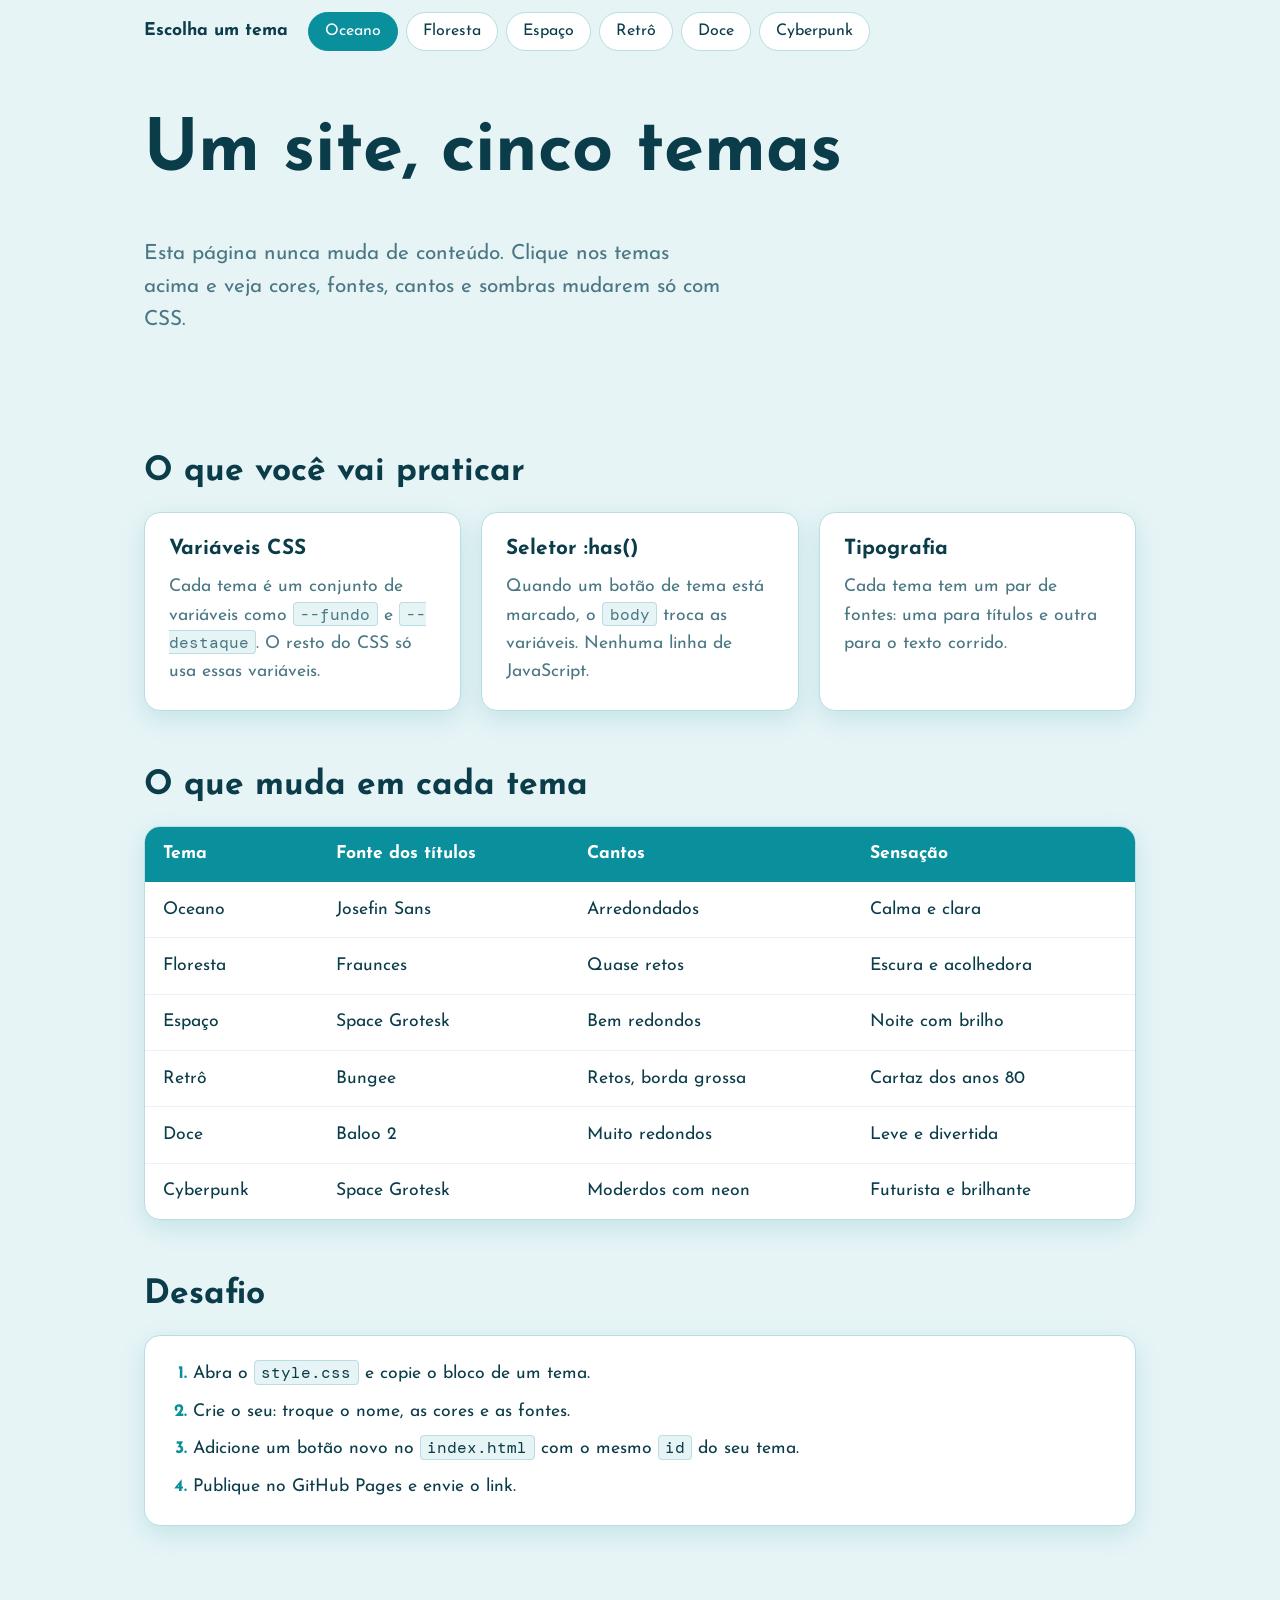
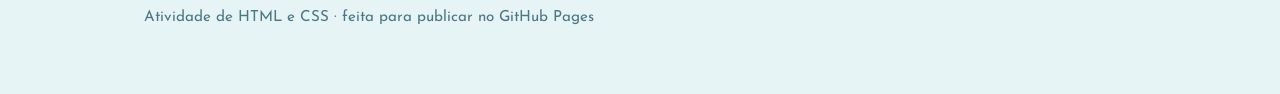
<file: index.html>
<!DOCTYPE html>
<html lang="pt-BR">
<head>
  <meta charset="UTF-8">
  <meta name="viewport" content="width=device-width, initial-scale=1">
  <title>Um site, cinco temas</title>
  <meta name="description" content="Atividade de HTML e CSS: a mesma página com cinco temas diferentes, trocados só com CSS.">
  <link rel="preconnect" href="https://fonts.googleapis.com">
  <link rel="preconnect" href="https://fonts.gstatic.com" crossorigin>
  <link href="https://fonts.googleapis.com/css2?family=Josefin+Sans:wght@400;700&family=Fraunces:opsz,wght@9..144,400;9..144,800&family=Space+Grotesk:wght@400;700&family=Bungee&family=DM+Mono:wght@400;500&family=Baloo+2:wght@400;700;800&display=swap" rel="stylesheet">
  <link rel="stylesheet" href="algumacoisa.css">
</head>
<body>

  <!-- Os botões de rádio ficam no topo do body para o CSS enxergar qual está marcado -->
  <header class="topo">
    <fieldset class="seletor">
      <legend>Escolha um tema</legend>
      <input type="radio" name="tema" id="t-oceano" checked>
      <label for="t-oceano">Oceano</label>
      <input type="radio" name="tema" id="t-floresta">
      <label for="t-floresta">Floresta</label>
      <input type="radio" name="tema" id="t-espaco">
      <label for="t-espaco">Espaço</label>
      <input type="radio" name="tema" id="t-retro">
      <label for="t-retro">Retrô</label>
      <input type="radio" name="tema" id="t-doce">
      <label for="t-doce">Doce</label>
      <!-- Novo Tema Cyberpunk adicionado aqui -->
      <input type="radio" name="tema" id="t-cyberpunk">
      <label for="t-cyberpunk">Cyberpunk</label>
    </fieldset>
  </header>

  <main>
    <section class="hero">
      <h1>Um site, cinco temas</h1>
      <p class="lead">Esta página nunca muda de conteúdo. Clique nos temas acima e veja cores, fontes, cantos e sombras mudarem só com CSS.</p>
    </section>

    <section class="cartoes" aria-labelledby="titulo-cartoes">
      <h2 id="titulo-cartoes">O que você vai praticar</h2>
      <article class="cartao">
        <h3>Variáveis CSS</h3>
        <p>Cada tema é um conjunto de variáveis como <code>--fundo</code> e <code>--destaque</code>. O resto do CSS só usa essas variáveis.</p>
      </article>
      <article class="cartao">
        <h3>Seletor :has()</h3>
        <p>Quando um botão de tema está marcado, o <code>body</code> troca as variáveis. Nenhuma linha de JavaScript.</p>
      </article>
      <article class="cartao">
        <h3>Tipografia</h3>
        <p>Cada tema tem um par de fontes: uma para títulos e outra para o texto corrido.</p>
      </article>
    </section>

    <section class="tabela-area" aria-labelledby="titulo-tabela">
      <h2 id="titulo-tabela">O que muda em cada tema</h2>
      <div class="rolagem">
        <table>
          <thead>
            <tr><th>Tema</th><th>Fonte dos títulos</th><th>Cantos</th><th>Sensação</th></tr>
          </thead>
          <tbody>
            <tr><td>Oceano</td><td>Josefin Sans</td><td>Arredondados</td><td>Calma e clara</td></tr>
            <tr><td>Floresta</td><td>Fraunces</td><td>Quase retos</td><td>Escura e acolhedora</td></tr>
            <tr><td>Espaço</td><td>Space Grotesk</td><td>Bem redondos</td><td>Noite com brilho</td></tr>
            <tr><td>Retrô</td><td>Bungee</td><td>Retos, borda grossa</td><td>Cartaz dos anos 80</td></tr>
            <tr><td>Doce</td><td>Baloo 2</td><td>Muito redondos</td><td>Leve e divertida</td></tr>
            <!-- Linha do Cyberpunk adicionada na tabela -->
            <tr><td>Cyberpunk</td><td>Space Grotesk</td><td>Moderdos com neon</td><td>Futurista e brilhante</td></tr>
          </tbody>
        </table>
      </div>
    </section>

    <section class="desafio" aria-labelledby="titulo-desafio">
      <h2 id="titulo-desafio">Desafio</h2>
      <ol>
        <li>Abra o <code>style.css</code> e copie o bloco de um tema.</li>
        <li>Crie o seu: troque o nome, as cores e as fontes.</li>
        <li>Adicione um botão novo no <code>index.html</code> com o mesmo <code>id</code> do seu tema.</li>
        <li>Publique no GitHub Pages e envie o link.</li>
      </ol>
    </section>
  </main>

  <footer class="rodape">
    <p>Atividade de HTML e CSS · feita para publicar no GitHub Pages</p>
  </footer>

</body>
</html>
</file>
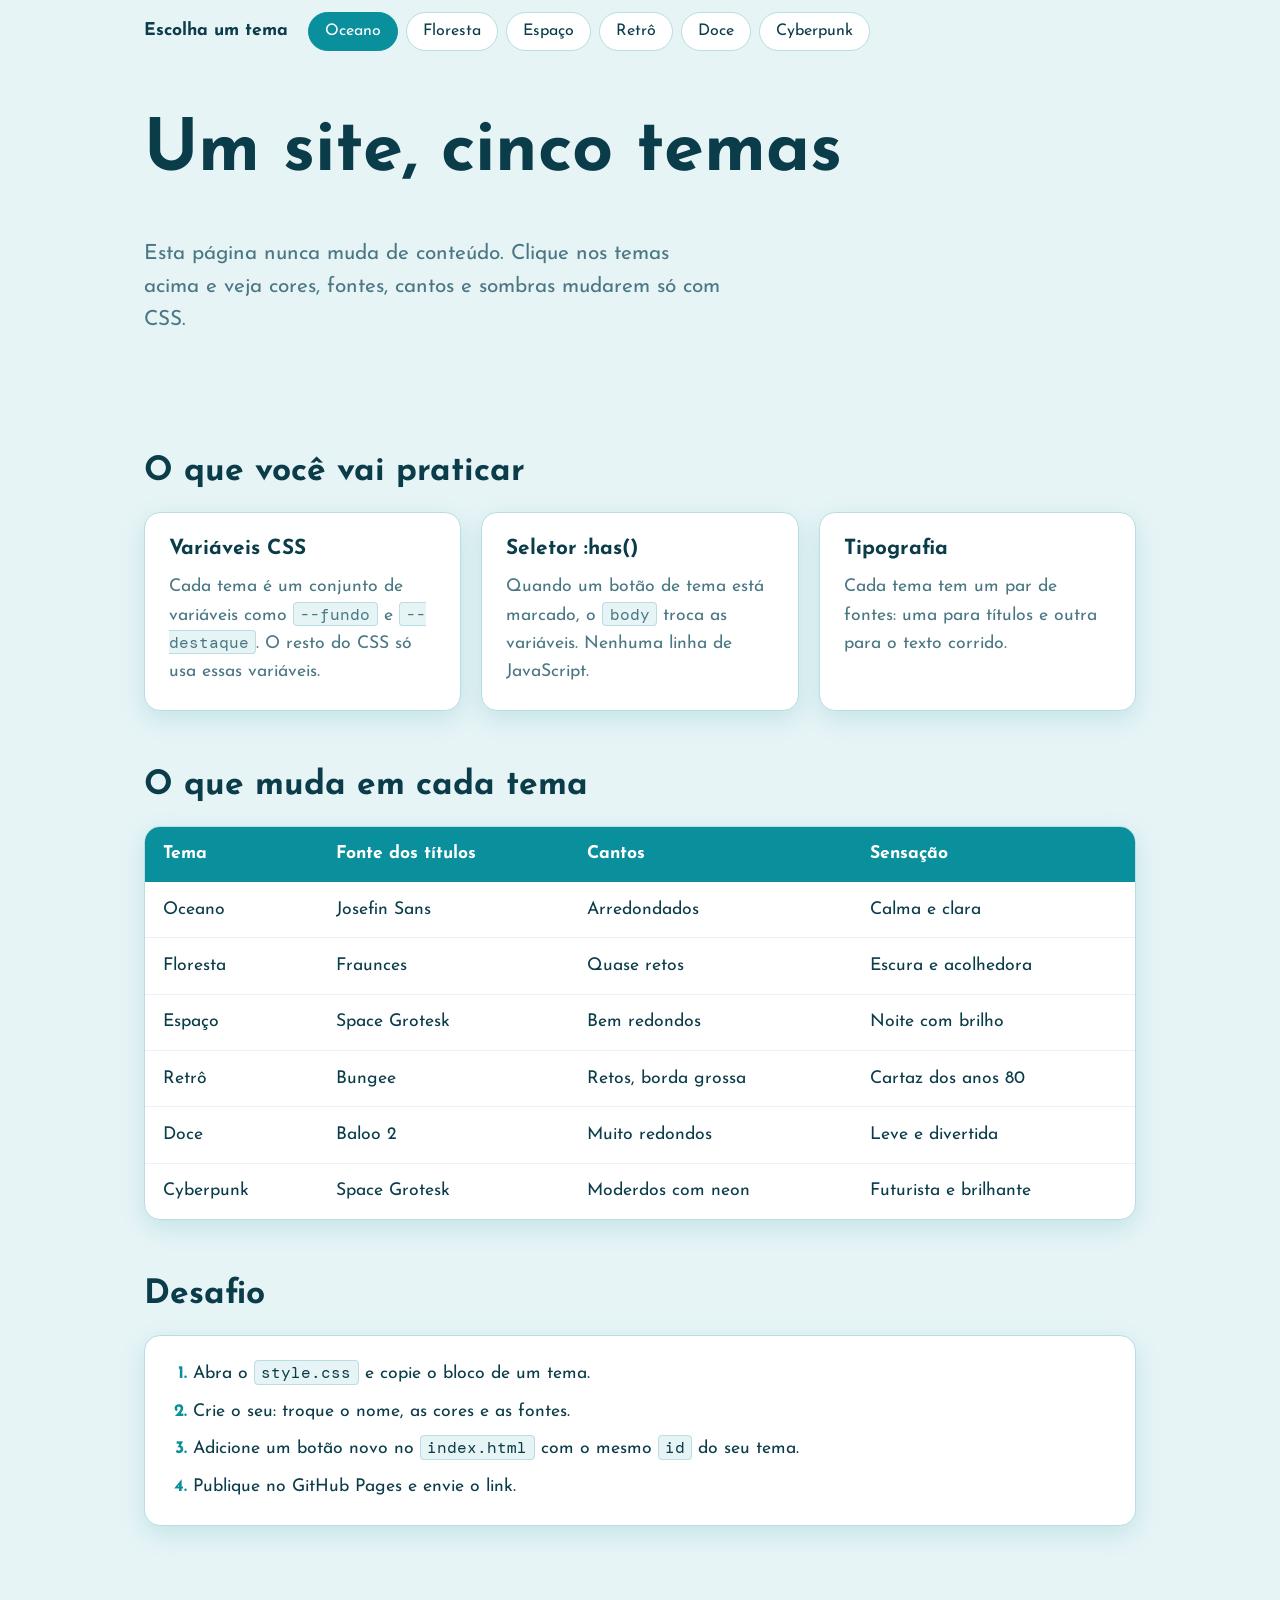
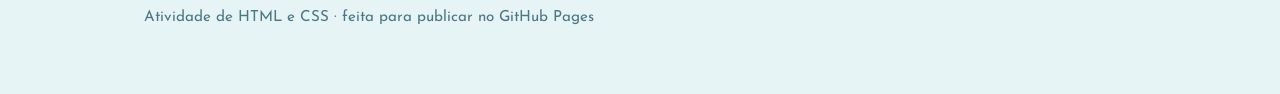
<file: algumacoisa.html>
<!DOCTYPE html>
<html lang="pt-BR">
<head>
  <meta charset="UTF-8">
  <meta name="viewport" content="width=device-width, initial-scale=1">
  <title>Um site, cinco temas</title>
  <meta name="description" content="Atividade de HTML e CSS: a mesma página com cinco temas diferentes, trocados só com CSS.">
  <link rel="preconnect" href="https://fonts.googleapis.com">
  <link rel="preconnect" href="https://fonts.gstatic.com" crossorigin>
  <link href="https://fonts.googleapis.com/css2?family=Josefin+Sans:wght@400;700&family=Fraunces:opsz,wght@9..144,400;9..144,800&family=Space+Grotesk:wght@400;700&family=Bungee&family=DM+Mono:wght@400;500&family=Baloo+2:wght@400;700;800&display=swap" rel="stylesheet">
  <link rel="stylesheet" href="algumacoisa.css">
</head>
<body>

  <!-- Os botões de rádio ficam no topo do body para o CSS enxergar qual está marcado -->
  <header class="topo">
    <fieldset class="seletor">
      <legend>Escolha um tema</legend>
      <input type="radio" name="tema" id="t-oceano" checked>
      <label for="t-oceano">Oceano</label>
      <input type="radio" name="tema" id="t-floresta">
      <label for="t-floresta">Floresta</label>
      <input type="radio" name="tema" id="t-espaco">
      <label for="t-espaco">Espaço</label>
      <input type="radio" name="tema" id="t-retro">
      <label for="t-retro">Retrô</label>
      <input type="radio" name="tema" id="t-doce">
      <label for="t-doce">Doce</label>
      <!-- Novo Tema Cyberpunk adicionado aqui -->
      <input type="radio" name="tema" id="t-cyberpunk">
      <label for="t-cyberpunk">Cyberpunk</label>
    </fieldset>
  </header>

  <main>
    <section class="hero">
      <h1>Um site, cinco temas</h1>
      <p class="lead">Esta página nunca muda de conteúdo. Clique nos temas acima e veja cores, fontes, cantos e sombras mudarem só com CSS.</p>
    </section>

    <section class="cartoes" aria-labelledby="titulo-cartoes">
      <h2 id="titulo-cartoes">O que você vai praticar</h2>
      <article class="cartao">
        <h3>Variáveis CSS</h3>
        <p>Cada tema é um conjunto de variáveis como <code>--fundo</code> e <code>--destaque</code>. O resto do CSS só usa essas variáveis.</p>
      </article>
      <article class="cartao">
        <h3>Seletor :has()</h3>
        <p>Quando um botão de tema está marcado, o <code>body</code> troca as variáveis. Nenhuma linha de JavaScript.</p>
      </article>
      <article class="cartao">
        <h3>Tipografia</h3>
        <p>Cada tema tem um par de fontes: uma para títulos e outra para o texto corrido.</p>
      </article>
    </section>

    <section class="tabela-area" aria-labelledby="titulo-tabela">
      <h2 id="titulo-tabela">O que muda em cada tema</h2>
      <div class="rolagem">
        <table>
          <thead>
            <tr><th>Tema</th><th>Fonte dos títulos</th><th>Cantos</th><th>Sensação</th></tr>
          </thead>
          <tbody>
            <tr><td>Oceano</td><td>Josefin Sans</td><td>Arredondados</td><td>Calma e clara</td></tr>
            <tr><td>Floresta</td><td>Fraunces</td><td>Quase retos</td><td>Escura e acolhedora</td></tr>
            <tr><td>Espaço</td><td>Space Grotesk</td><td>Bem redondos</td><td>Noite com brilho</td></tr>
            <tr><td>Retrô</td><td>Bungee</td><td>Retos, borda grossa</td><td>Cartaz dos anos 80</td></tr>
            <tr><td>Doce</td><td>Baloo 2</td><td>Muito redondos</td><td>Leve e divertida</td></tr>
            <!-- Linha do Cyberpunk adicionada na tabela -->
            <tr><td>Cyberpunk</td><td>Space Grotesk</td><td>Moderdos com neon</td><td>Futurista e brilhante</td></tr>
          </tbody>
        </table>
      </div>
    </section>

    <section class="desafio" aria-labelledby="titulo-desafio">
      <h2 id="titulo-desafio">Desafio</h2>
      <ol>
        <li>Abra o <code>style.css</code> e copie o bloco de um tema.</li>
        <li>Crie o seu: troque o nome, as cores e as fontes.</li>
        <li>Adicione um botão novo no <code>index.html</code> com o mesmo <code>id</code> do seu tema.</li>
        <li>Publique no GitHub Pages e envie o link.</li>
      </ol>
    </section>
  </main>

  <footer class="rodape">
    <p>Atividade de HTML e CSS · feita para publicar no GitHub Pages</p>
  </footer>

</body>
</html>
</file>
<file: algumacoisa.css>
/* Tema padrão (Oceano) — vale quando nada estiver marcado */
body,
body:has(#t-oceano:checked) {
  --fundo: #e6f4f6;
  --superficie: #ffffff;
  --texto: #0b3c49;
  --suave: #4a7783;
  --destaque: #0a8f9c;
  --sobre-destaque: #ffffff;
  --borda: 1px solid #b9dde2;
  --raio: 16px;
  --sombra: 0 8px 24px rgba(10, 143, 156, .15);
  --fonte-titulo: "Josefin Sans", "Trebuchet MS", sans-serif;
  --fonte-texto: "Josefin Sans", "Trebuchet MS", sans-serif;
  --peso-titulo: 700;
}

body:has(#t-floresta:checked) {
  --fundo: #1c2619;
  --superficie: #273523;
  --texto: #eef2e2;
  --suave: #aebb9a;
  --destaque: #c9e265;
  --sobre-destaque: #1c2619;
  --borda: 1px solid #3f5239;
  --raio: 4px;
  --sombra: none;
  --fonte-titulo: "Fraunces", Georgia, serif;
  --fonte-texto: Georgia, "Times New Roman", serif;
  --peso-titulo: 800;
}

body:has(#t-espaco:checked) {
  --fundo: #0d0b24;
  --superficie: #17143a;
  --texto: #e8e6ff;
  --suave: #9d98d6;
  --destaque: #ff6fb5;
  --sobre-destaque: #0d0b24;
  --borda: 1px solid #332d7a;
  --raio: 24px;
  --sombra: 0 0 28px rgba(255, 111, 181, .28);
  --fonte-titulo: "Space Grotesk", "Segoe UI", sans-serif;
  --fonte-texto: "Space Grotesk", "Segoe UI", sans-serif;
  --peso-titulo: 700;
}

body:has(#t-retro:checked) {
  --fundo: #ffe14d;
  --superficie: #ffffff;
  --texto: #14141f;
  --suave: #3a3a4d;
  --destaque: #2b4bff;
  --sobre-destaque: #ffffff;
  --borda: 3px solid #14141f;
  --raio: 0;
  --sombra: 6px 6px 0 #14141f;
  --fonte-titulo: "Bungee", Impact, sans-serif;
  --fonte-texto: "DM Mono", "Courier New", monospace;
  --peso-titulo: 400;
}

body:has(#t-doce:checked) {
  --fundo: #ffe3ef;
  --superficie: #ffffff;
  --texto: #5a1f3d;
  --suave: #96557a;
  --destaque: #e8408f;
  --sobre-destaque: #ffffff;
  --borda: 2px dashed #ffb3d3;
  --raio: 28px;
  --sombra: 0 10px 0 #ffc2dc;
  --fonte-titulo: "Baloo 2", "Comic Sans MS", cursive;
  --fonte-texto: "Baloo 2", "Comic Sans MS", cursive;
  --peso-titulo: 800;
}

/* Novo Tema Cyberpunk adicionado aqui */
body:has(#t-cyberpunk:checked) {
  --fundo: #05050a;
  --superficie: #12111f;
  --texto: #00ffcc;
  --suave: #8a88af;
  --destaque: #ff0055;
  --sobre-destaque: #ffffff;
  --borda: 2px solid #00ffcc;
  --raio: 8px;
  --sombra: 0 0 20px rgba(0, 255, 204, 0.3);
  --fonte-titulo: "Space Grotesk", "Segoe UI", sans-serif;
  --fonte-texto: "DM Mono", "Courier New", monospace;
  --peso-titulo: 700;
}

/* ============================================================
   BASE
   ============================================================ */
*,
*::before,
*::after { box-sizing: border-box; }

body {
  margin: 0;
  background: var(--fundo);
  color: var(--texto);
  font-family: var(--fonte-texto);
  font-size: 1.1rem;
  line-height: 1.6;
  transition: background-color .3s, color .3s;
}

h1, h2, h3 {
  font-family: var(--fonte-titulo);
  font-weight: var(--peso-titulo);
  line-height: 1.15;
  margin: 0 0 .6em;
}

h1 { font-size: clamp(2.4rem, 8vw, 4.5rem); }
h2 { font-size: clamp(1.5rem, 4vw, 2.1rem); }
h3 { font-size: 1.3rem; }

p { margin: 0 0 1em; }

code {
  font-family: "DM Mono", Consolas, monospace;
  font-size: .9em;
  background: var(--fundo);
  border: var(--borda);
  border-width: 1px;
  border-radius: calc(var(--raio) / 4);
  padding: .05em .4em;
}

main,
.topo,
.rodape {
  width: min(100% - 2rem, 62rem);
  margin-inline: auto;
}

/* ============================================================
   SELETOR DE TEMAS
   ============================================================ */
.topo {
  position: sticky;
  top: 0;
  z-index: 10;
  padding: .75rem 0;
  background: var(--fundo);
}

.seletor {
  display: flex;
  flex-wrap: wrap;
  align-items: center;
  gap: .5rem;
  margin: 0;
  padding: 0;
  border: 0;
}

.seletor legend {
  float: left;
  margin-right: .75rem;
  padding: 0;
  font-weight: 700;
}

/* esconde o botão de rádio, mas deixa o teclado funcionar */
.seletor input {
  position: absolute;
  opacity: 0;
  pointer-events: none;
}

.seletor label {
  cursor: pointer;
  padding: .35rem 1rem;
  background: var(--superficie);
  color: var(--texto);
  border: var(--borda);
  border-radius: calc(var(--raio) * 2);
  font-family: var(--fonte-titulo);
  font-size: 1rem;
  transition: background-color .2s, color .2s;
}

.seletor label:hover { border-color: var(--destaque); }

.seletor input:checked + label {
  background: var(--destaque);
  color: var(--sobre-destaque);
  border-color: var(--destaque);
}

.seletor input:focus-visible + label {
  outline: 3px solid var(--destaque);
  outline-offset: 3px;
}

/* ============================================================
   SEÇÕES
   ============================================================ */
.hero {
  padding: 3rem 0 2.5rem;
}

.lead {
  max-width: 36rem;
  font-size: 1.3rem;
  color: var(--suave);
}

main > section { margin-bottom: 3.5rem; }

.cartoes {
  display: grid;
  grid-template-columns: repeat(auto-fit, minmax(15rem, 1fr));
  gap: 1.25rem;
}

.cartoes > h2 { grid-column: 1 / -1; margin-bottom: 0; }

.cartao {
  padding: 1.5rem;
  background: var(--superficie);
  border: var(--borda);
  border-radius: var(--raio);
  box-shadow: var(--sombra);
}

.cartao p { margin: 0; color: var(--suave); }

/* Tabela */
.rolagem {
  overflow-x: auto;
  background: var(--superficie);
  border: var(--borda);
  border-radius: var(--raio);
  box-shadow: var(--sombra);
}

table {
  width: 100%;
  min-width: 34rem;
  border-collapse: collapse;
  text-align: left;
}

th, td { padding: .85rem 1.1rem; }

th {
  background: var(--destaque);
  color: var(--sobre-destaque);
  font-family: var(--fonte-titulo);
  font-weight: var(--peso-titulo);
}

tbody tr + tr td { border-top: 1px solid var(--fundo); }

/* Desafio */
.desafio ol {
  margin: 0;
  padding: 1.5rem 1.5rem 1.5rem 3rem;
  background: var(--superficie);
  border: var(--borda);
  border-radius: var(--raio);
  box-shadow: var(--sombra);
}

.desafio li + li { margin-top: .6rem; }
.desafio li::marker { color: var(--destaque); font-weight: 700; }

/* Rodapé */
.rodape {
  padding: 1.5rem 0 3rem;
  color: var(--suave);
  font-size: .95rem;
}

/* Respeita quem prefere menos movimento */
@media (prefers-reduced-motion: reduce) {
  * { transition: none !important; }
}
</file>
